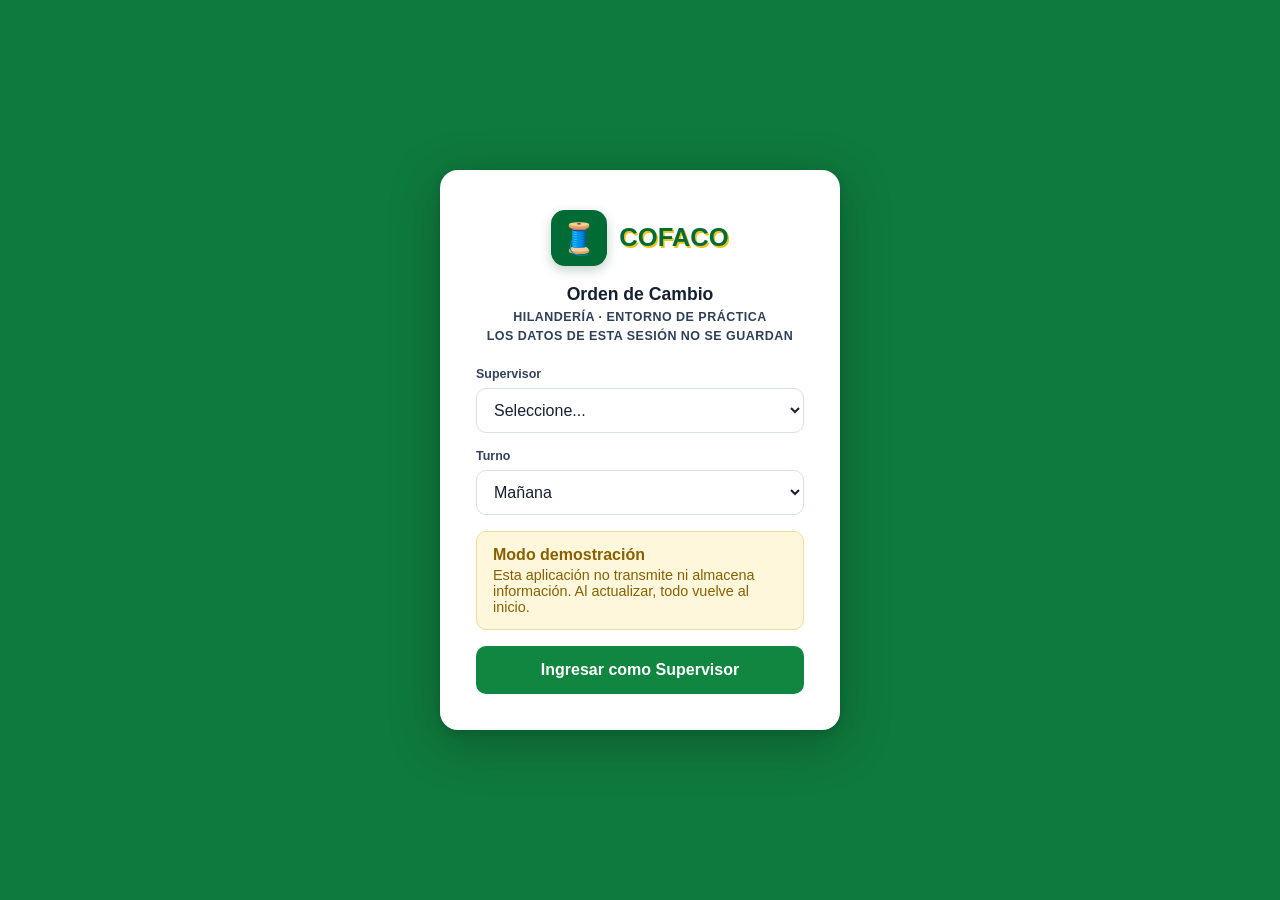
<file: index.html>
<!doctype html>
<html lang="es">
<head>
  <meta charset="utf-8">
  <meta name="viewport" content="width=device-width, initial-scale=1">
  <meta name="description" content="Demo estática para practicar la creación y el cierre de órdenes de cambio.">
  <meta name="theme-color" content="#123b64">
  <title>Orden de Cambio — Demo de Práctica</title>
  <link rel="stylesheet" href="css/app.css?v=2">
</head>
<body>
  <div id="app">
    <section id="loginView" class="login-view">
      <div class="login-card">
        <div class="login-brand">
          <div class="login-brand-lockup" aria-label="Marca de la aplicación">
            <div class="brand-mark" aria-hidden="true">🧵</div>
            <div class="login-brand-name">COFACO</div>
          </div>
          <div class="login-heading">
            <h1>Orden de Cambio</h1>
            <p class="login-eyebrow">HILANDERÍA · ENTORNO DE PRÁCTICA</p>
            <p class="login-company">Los datos de esta sesión no se guardan</p>
          </div>
        </div>

        <form id="loginForm" class="login-form" autocomplete="off">
          <label class="field">
            <span>Supervisor</span>
            <select id="loginSupervisor" required>
              <option value="">Seleccione...</option>
            </select>
          </label>
          <label class="field">
            <span>Turno</span>
            <select id="loginShift" required>
              <option value="Mañana">Mañana</option>
              <option value="Tarde">Tarde</option>
              <option value="Noche">Noche</option>
            </select>
          </label>
          <div class="demo-notice" role="note">
            <strong>Modo demostración</strong>
            <span>Esta aplicación no transmite ni almacena información. Al actualizar, todo vuelve al inicio.</span>
          </div>
          <button class="btn btn-primary btn-lg login-btn" type="submit">Ingresar como Supervisor</button>
        </form>
      </div>
    </section>

    <section id="mainView" class="app-shell hidden">
      <header class="topbar">
        <div class="topbar-title">
          <span class="demo-pill">DEMO</span>
          <div>
            <strong>ORDEN DE CAMBIO — DEMO DE PRÁCTICA</strong>
            <small id="sessionMeta"></small>
          </div>
        </div>
        <div class="topbar-actions">
          <button id="notificationBtn" class="icon-btn" type="button" aria-label="Ver notificaciones">
            <span aria-hidden="true">▤</span>
            <span id="notificationBadge" class="notification-badge hidden">0</span>
          </button>
          <button id="resetBtn" class="btn btn-ghost" type="button">Reiniciar práctica</button>
          <button id="logoutBtn" class="btn btn-ghost" type="button">Salir</button>
        </div>
      </header>

      <div class="persistent-warning">
        DEMO SIN ALMACENAMIENTO · Datos ficticios · Actualizar reinicia la práctica
      </div>

      <nav class="global-tabs" aria-label="Secciones principales">
        <button class="global-tab active" type="button" data-section="orders">Creación de orden</button>
        <button class="global-tab" type="button" data-section="stops">
          Control de Paros <span id="stopsCount" class="tab-count">0</span>
        </button>
      </nav>

      <main class="main-content">
        <section id="ordersSection" class="app-section active">
          <div id="ordersListView">
            <div class="page-head">
              <div>
                <p class="eyebrow">SUPERVISOR</p>
                <h2>Órdenes de esta práctica</h2>
                <p class="muted">La orden cerrada inicial siempre reaparece al reiniciar.</p>
              </div>
              <button id="newOrderBtn" class="btn btn-primary" type="button">+ Nueva orden</button>
            </div>

            <div class="summary-grid" id="orderSummary"></div>

            <section class="card table-card">
              <div class="table-scroll">
                <table class="data-table">
                  <thead>
                    <tr>
                      <th>Acción</th>
                      <th>Orden</th>
                      <th>Fecha</th>
                      <th>Máquina</th>
                      <th>Artículo / Lote</th>
                      <th>Estado</th>
                      <th>Supervisor</th>
                    </tr>
                  </thead>
                  <tbody id="ordersBody"></tbody>
                </table>
              </div>
            </section>
          </div>

          <div id="orderEditorView" class="hidden">
            <div class="page-head editor-head">
              <div class="page-head-main">
                <button id="backToOrdersBtn" class="back-btn" type="button" aria-label="Volver a las órdenes">←</button>
                <div>
                  <p class="eyebrow">LLENADO DE ORDEN DE CAMBIO</p>
                  <h2 id="editorTitle">Nueva orden</h2>
                </div>
              </div>
              <span id="orderBadge" class="status-badge status-neutral">Borrador nuevo</span>
            </div>

            <section class="flow-card" aria-label="Flujo de la orden">
              <div class="flow-card-head">
                <strong>Flujo visual</strong>
                <span class="muted">Informativo</span>
              </div>
              <div id="flowSteps" class="flow-steps"></div>
            </section>

            <div id="closedOrderNotice" class="alert alert-info hidden"></div>

            <form id="orderForm" autocomplete="off" novalidate>
              <section class="card form-card">
                <div class="section-title"><span>1</span> Datos generales de la regulación</div>
                <div class="form-grid form-grid-3">
                  <label class="field">
                    <span>Fecha *</span>
                    <input id="orderDate" type="date" required>
                  </label>
                  <label class="field">
                    <span>Turno *</span>
                    <select id="orderShift" required>
                      <option value="Mañana">Mañana</option>
                      <option value="Tarde">Tarde</option>
                      <option value="Noche">Noche</option>
                    </select>
                  </label>
                  <label class="field">
                    <span>Jefe de turno / Supervisor *</span>
                    <select id="supervisorName" required></select>
                  </label>
                  <label class="field">
                    <span>Máquina *</span>
                    <select id="machineSelect" required></select>
                  </label>
                  <label class="field">
                    <span>Proceso</span>
                    <input id="machineProcess" type="text" readonly>
                  </label>
                  <label class="field">
                    <span>N°-Maq</span>
                    <input id="machineNumber" type="text" readonly>
                  </label>
                  <label class="field">
                    <span>De Ne (Antiguo) *</span>
                    <input id="fromNe" type="text" list="titleOptions" placeholder="Seleccione o escriba" required>
                  </label>
                  <label class="field">
                    <span>Artículo (Nuevo) *</span>
                    <input id="article" type="text" list="articleOptions" placeholder="Seleccione o escriba" required>
                  </label>
                  <label class="field">
                    <span>Lote (Nuevo) *</span>
                    <input id="lot" type="text" list="lotOptions" placeholder="Seleccione o escriba" required>
                  </label>
                  <label class="field">
                    <span>Material *</span>
                    <input id="material" type="text" list="materialOptions" placeholder="Seleccione o escriba" required>
                  </label>
                  <label class="field">
                    <span>Composición *</span>
                    <input id="composition" type="text" list="compositionOptions" placeholder="Seleccione o escriba" required>
                  </label>
                  <label class="field">
                    <span>A Ne (Nuevo) *</span>
                    <input id="toNe" type="text" list="titleOptions" placeholder="Seleccione o escriba" required>
                  </label>
                  <label class="field">
                    <span>Parafina</span>
                    <input id="paraffin" type="text" list="paraffinOptions" placeholder="Seleccione o escriba">
                  </label>
                  <label class="field field-span-2">
                    <span>Observación</span>
                    <textarea id="observations" rows="3" placeholder="Detalles adicionales del cambio..."></textarea>
                  </label>
                </div>
              </section>

              <section class="card form-card">
                <div class="section-title"><span>2</span> Horas de control de cambio</div>
                <div class="form-grid form-grid-4">
                  <label class="field">
                    <span>Empezó el cambio *</span>
                    <input id="startTime" type="time" required>
                  </label>
                  <label class="field">
                    <span>Terminó el cambio</span>
                    <input id="endTime" type="time">
                  </label>
                  <label class="field">
                    <span>Mecánico asignado *</span>
                    <input id="mechanic" type="text" list="mechanicOptions" placeholder="Seleccione o escriba" required>
                  </label>
                  <label class="field">
                    <span>Revisión / Estado visual</span>
                    <input id="visualStatus" type="text" readonly value="Borrador">
                  </label>
                </div>
              </section>

              <section class="card form-card">
                <div class="section-title"><span>3</span> Control de producción y parámetros en planta</div>
                <div class="form-grid form-grid-3">
                  <label class="field">
                    <span>Control de producción *</span>
                    <input id="productionControl" type="text" list="productionOptions" placeholder="Seleccione o escriba" required>
                  </label>
                  <label class="field">
                    <span>RPM - Ficha Técnica *</span>
                    <input id="rpm" type="number" min="1" step="1" placeholder="RPM declarada" required>
                  </label>
                  <label class="field">
                    <span>Asistente D.T.</span>
                    <input id="assistant" type="text" value="Dependencia simulada" readonly>
                  </label>
                </div>
                <div class="info-strip">
                  La DEMO resuelve la intervención mecánica automáticamente al guardar, firmar y enviar.
                </div>
              </section>

              <section class="card form-card dependency-card">
                <div class="section-title"><span>4</span> Dependencias posteriores</div>
                <div class="dependency-grid">
                  <div><span class="dependency-icon">✓</span><strong>Firma mecánica</strong><small>Simulada al enviar</small></div>
                  <div><span class="dependency-icon pending">…</span><strong>Validación RPM</strong><small>No disponible en esta DEMO</small></div>
                  <div><span class="dependency-icon pending">…</span><strong>Cierre normal</strong><small>Requiere validación externa</small></div>
                </div>
              </section>

              <section class="card form-card">
                <div class="section-title"><span>5</span> Firma y cierre del Supervisor</div>
                <div id="signaturePanel" class="signature-panel"></div>
                <div class="action-row">
                  <button id="saveSignBtn" class="btn btn-primary" type="button">Guardar/Firmar/Enviar</button>
                  <button id="normalCloseBtn" class="btn btn-success" type="button">Cerrar orden</button>
                  <button id="forceCloseBtn" class="btn btn-warning" type="button">Forzar cierre</button>
                </div>
              </section>
            </form>
          </div>
        </section>

        <section id="stopsSection" class="app-section">
          <div id="stopsListView">
            <div class="page-head">
              <div>
                <p class="eyebrow">SUPERVISOR</p>
                <h2>Control de Paros</h2>
                <p class="muted">Práctica disponible hasta marcar la limpieza como terminada.</p>
              </div>
            </div>
            <section class="card table-card">
              <div class="table-scroll">
                <table class="data-table">
                  <thead>
                    <tr>
                      <th>Acción</th>
                      <th>Orden</th>
                      <th>Máquina</th>
                      <th>Artículo / Lote</th>
                      <th>Estado</th>
                      <th>Inicio</th>
                      <th>Duración</th>
                    </tr>
                  </thead>
                  <tbody id="stopsBody"></tbody>
                </table>
              </div>
            </section>
          </div>

          <div id="stopDetailView" class="hidden">
            <div class="page-head editor-head">
              <div class="page-head-main">
                <button id="backToStopsBtn" class="back-btn" type="button" aria-label="Volver a Control de Paros">←</button>
                <div>
                  <p class="eyebrow">CONTROL DE PAROS</p>
                  <h2 id="stopTitle">Detalle del paro</h2>
                </div>
              </div>
              <span id="stopBadge" class="status-badge status-blue"></span>
            </div>

            <section id="stopHero" class="card stop-hero"></section>
            <section id="stopActionCard" class="card stop-action-card"></section>

            <section class="card table-card">
              <div class="section-title"><span>◷</span> Línea de tiempo</div>
              <div class="table-scroll">
                <table class="data-table">
                  <thead>
                    <tr>
                      <th>Etapa</th>
                      <th>Inicio</th>
                      <th>Término</th>
                      <th>Responsable</th>
                      <th>Resultado</th>
                    </tr>
                  </thead>
                  <tbody id="stopTimeline"></tbody>
                </table>
              </div>
            </section>
          </div>
        </section>
      </main>
    </section>

    <div id="toastRegion" class="toast-region" aria-live="polite" aria-label="Notificaciones"></div>

    <div id="forceCloseModal" class="modal-backdrop hidden" role="dialog" aria-modal="true" aria-labelledby="forceCloseTitle">
      <div class="modal">
        <div class="modal-head">
          <h3 id="forceCloseTitle">Forzar cierre de orden</h3>
          <button class="modal-x" type="button" data-close-modal="forceCloseModal" aria-label="Cerrar">×</button>
        </div>
        <div class="modal-body">
          <div id="forceCloseMissing" class="alert alert-danger"></div>
          <label class="field">
            <span>Aclaración obligatoria</span>
            <textarea id="forceCloseNote" rows="4" placeholder="Explique por qué se cerrará la orden incompleta..."></textarea>
          </label>
          <p id="forceCloseError" class="field-error hidden">La aclaración es obligatoria.</p>
        </div>
        <div class="modal-actions">
          <button class="btn btn-ghost" type="button" data-close-modal="forceCloseModal">Cancelar</button>
          <button id="confirmForceCloseBtn" class="btn btn-warning" type="button">Cerrar con observaciones</button>
        </div>
      </div>
    </div>

    <div id="messageModal" class="modal-backdrop hidden" role="dialog" aria-modal="true" aria-labelledby="messageTitle">
      <div class="modal modal-small">
        <div class="modal-head">
          <h3 id="messageTitle">Información</h3>
        </div>
        <div id="messageBody" class="modal-body"></div>
        <div class="modal-actions">
          <button id="messageAcceptBtn" class="btn btn-primary" type="button">Aceptar</button>
        </div>
      </div>
    </div>

    <div id="notificationModal" class="modal-backdrop hidden" role="dialog" aria-modal="true" aria-labelledby="notificationTitle">
      <div class="modal">
        <div class="modal-head">
          <h3 id="notificationTitle">Notificaciones de esta práctica</h3>
          <button class="modal-x" type="button" data-close-modal="notificationModal" aria-label="Cerrar">×</button>
        </div>
        <div id="notificationList" class="modal-body notification-list"></div>
        <div class="modal-actions">
          <button id="clearNotificationsBtn" class="btn btn-ghost" type="button">Limpiar tarjetas</button>
          <button class="btn btn-primary" type="button" data-close-modal="notificationModal">Cerrar</button>
        </div>
      </div>
    </div>

    <datalist id="articleOptions"></datalist>
    <datalist id="lotOptions"></datalist>
    <datalist id="materialOptions"></datalist>
    <datalist id="compositionOptions"></datalist>
    <datalist id="titleOptions"></datalist>
    <datalist id="paraffinOptions"></datalist>
    <datalist id="mechanicOptions"></datalist>
    <datalist id="productionOptions"></datalist>
  </div>

  <script src="js/demo-data.js?v=1"></script>
  <script src="js/demo-core.js?v=2"></script>
  <script src="js/app.js?v=2"></script>
</body>
</html>
</file>
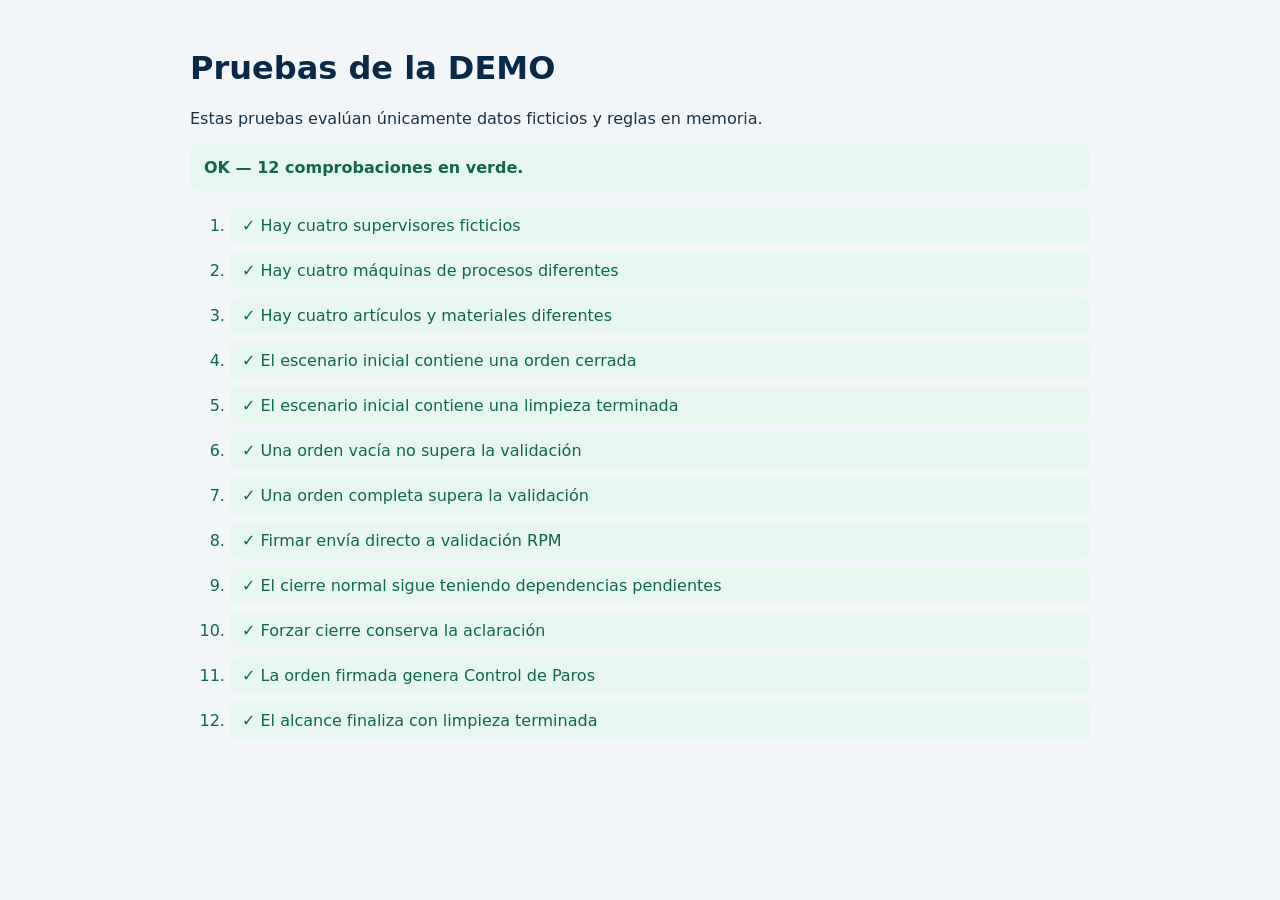
<file: smoke.html>
<!doctype html>
<html lang="es">
<head>
  <meta charset="utf-8">
  <meta name="viewport" content="width=device-width, initial-scale=1">
  <title>Pruebas — Demo de Práctica</title>
  <style>
    :root { font-family: system-ui, sans-serif; color: #183247; background: #f3f6f9; }
    body { max-width: 900px; margin: 0 auto; padding: 28px 18px; }
    h1 { color: #0a2947; }
    #summary { padding: 14px; border-radius: 10px; font-weight: 800; }
    .ok { color: #126649; background: #e7f7f0; }
    .fail { color: #90242e; background: #fdecee; }
    li { margin: 8px 0; padding: 9px 12px; border-radius: 8px; background: #fff; }
  </style>
</head>
<body>
  <h1>Pruebas de la DEMO</h1>
  <p>Estas pruebas evalúan únicamente datos ficticios y reglas en memoria.</p>
  <div id="summary"></div>
  <ol id="results"></ol>

  <script src="../js/demo-data.js?v=1"></script>
  <script src="../js/demo-core.js?v=2"></script>
  <script>
    (function () {
      "use strict";
      const rows = [];
      function test(name, assertion) {
        try {
          if (!assertion()) throw new Error("La condición no se cumplió");
          rows.push({ name, ok: true });
        } catch (error) {
          rows.push({ name, ok: false, error: error.message });
        }
      }

      const D = window.DEMO_DATA;
      const C = window.DemoCore;
      const session = { supervisor: D.supervisors[0], shift: "Mañana" };
      const empty = C.emptyOrder(session, D.initialOrders, new Date("2026-10-27T10:00:00"));
      const complete = {
        ...empty,
        machineId: D.machines[0].id,
        machine: D.machines[0].name,
        process: D.machines[0].process,
        machineNumber: D.machines[0].number,
        ...D.articles[0],
        mechanic: D.mechanics[0],
        startTime: "10:00"
      };
      const signed = C.signOrder(complete, session.supervisor, new Date("2026-10-27T10:05:00"));
      const stop = C.createStop(signed, new Date("2026-10-27T10:05:00"));
      const finished = C.finishCleaning(stop, session.supervisor, new Date("2026-10-27T10:35:00"));
      const closed = C.forceCloseOrder(signed, "Práctica de cierre forzado", new Date("2026-10-27T10:40:00"));

      test("Hay cuatro supervisores ficticios", () => D.supervisors.length === 4);
      test("Hay cuatro máquinas de procesos diferentes", () => D.machines.length === 4 && new Set(D.machines.map((m) => m.process)).size === 4);
      test("Hay cuatro artículos y materiales diferentes", () => D.articles.length === 4 && new Set(D.articles.map((a) => a.material)).size === 4);
      test("El escenario inicial contiene una orden cerrada", () => D.initialOrders.length === 1 && D.initialOrders[0].status === "CERRADA_CON_OBSERVACIONES");
      test("El escenario inicial contiene una limpieza terminada", () => D.initialStops.length === 1 && D.initialStops[0].status === "LIMPIEZA_TERMINADA");
      test("Una orden vacía no supera la validación", () => C.validateOrder(empty).length > 0);
      test("Una orden completa supera la validación", () => C.validateOrder(complete).length === 0);
      test("Firmar envía directo a validación RPM", () => signed.status === "PENDIENTE_VALIDACION_RPM" && !!signed.signature);
      test("El cierre normal sigue teniendo dependencias pendientes", () => C.closeChecklist(signed).some((item) => !item.ok));
      test("Forzar cierre conserva la aclaración", () => closed.status === "CERRADA_CON_OBSERVACIONES" && closed.forcedCloseNote === "Práctica de cierre forzado");
      test("La orden firmada genera Control de Paros", () => stop.orderId === signed.id && stop.status === "EN_LIMPIEZA_Y_AJUSTE");
      test("El alcance finaliza con limpieza terminada", () => finished.status === "LIMPIEZA_TERMINADA" && !!finished.finishedAt);

      const failures = rows.filter((row) => !row.ok);
      document.getElementById("results").innerHTML = rows.map((row) => `<li class="${row.ok ? "ok" : "fail"}">${row.ok ? "✓" : "✗"} ${row.name}${row.error ? ` — ${row.error}` : ""}</li>`).join("");
      const summary = document.getElementById("summary");
      summary.className = failures.length ? "fail" : "ok";
      summary.textContent = failures.length ? `${failures.length} prueba(s) fallaron.` : `OK — ${rows.length} comprobaciones en verde.`;
    })();
  </script>
</body>
</html>
</file>
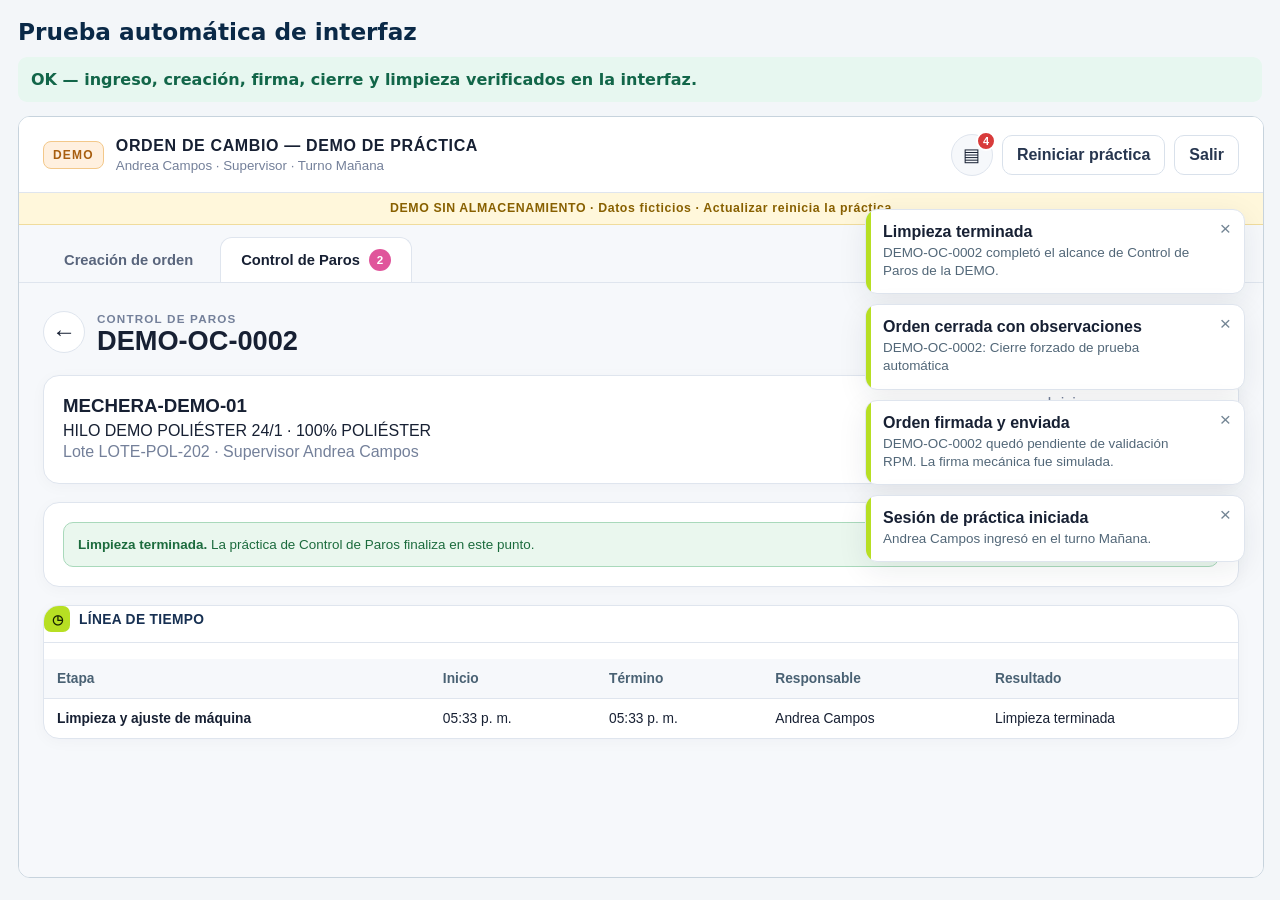
<file: ui-smoke.html>
<!doctype html>
<html lang="es">
<head>
  <meta charset="utf-8">
  <meta name="viewport" content="width=device-width, initial-scale=1">
  <title>Prueba de interfaz — Demo</title>
  <style>
    :root { font-family: system-ui, sans-serif; color: #183247; background: #f3f6f9; }
    body { margin: 0; padding: 18px; }
    h1 { margin: 0 0 12px; color: #0a2947; font-size: 1.45rem; }
    #result { margin-bottom: 14px; padding: 13px; border-radius: 9px; font-weight: 800; }
    .pending { color: #755000; background: #fff4d6; }
    .ok { color: #126649; background: #e7f7f0; }
    .fail { color: #90242e; background: #fdecee; }
    iframe { width: 100%; height: 760px; border: 1px solid #c7d3dd; border-radius: 12px; background: #fff; }
  </style>
</head>
<body>
  <h1>Prueba automática de interfaz</h1>
  <div id="result" class="pending">Ejecutando recorrido...</div>
  <iframe id="demoFrame" src="../index.html" title="Aplicación DEMO bajo prueba"></iframe>

  <script>
    (function () {
      "use strict";
      const result = document.getElementById("result");
      const frame = document.getElementById("demoFrame");
      const check = (condition, message) => { if (!condition) throw new Error(message); };
      const click = (doc, id) => doc.getElementById(id).click();
      const set = (doc, id, value, eventName) => {
        const field = doc.getElementById(id);
        field.value = value;
        if (eventName) field.dispatchEvent(new Event(eventName, { bubbles: true }));
      };

      frame.addEventListener("load", () => {
        setTimeout(() => {
          try {
            const win = frame.contentWindow;
            const doc = frame.contentDocument;
            const data = win.DEMO_DATA;

            set(doc, "loginSupervisor", data.supervisors[0]);
            set(doc, "loginShift", "Mañana");
            doc.getElementById("loginForm").dispatchEvent(new Event("submit", { bubbles: true, cancelable: true }));
            check(!doc.getElementById("mainView").classList.contains("hidden"), "No abrió la aplicación.");
            check(win.DemoApp.snapshot().orders.length === 1, "No cargó la orden inicial.");

            click(doc, "newOrderBtn");
            set(doc, "machineSelect", data.machines[1].id, "change");
            set(doc, "article", data.articles[1].article, "change");
            set(doc, "mechanic", data.mechanics[1]);
            set(doc, "endTime", "11:15");
            click(doc, "saveSignBtn");

            let snapshot = win.DemoApp.snapshot();
            check(snapshot.orders.length === 2, "No creó la orden temporal.");
            check(snapshot.orders[0].status === "PENDIENTE_VALIDACION_RPM", "No realizó firma y envío directo.");
            check(snapshot.stops.length === 2, "No generó Control de Paros.");
            click(doc, "messageAcceptBtn");

            click(doc, "normalCloseBtn");
            check(doc.getElementById("messageTitle").textContent.includes("cierre normal"), "El cierre normal no mostró el bloqueo.");
            click(doc, "messageAcceptBtn");

            click(doc, "forceCloseBtn");
            set(doc, "forceCloseNote", "Cierre forzado de prueba automática");
            click(doc, "confirmForceCloseBtn");
            snapshot = win.DemoApp.snapshot();
            check(snapshot.orders[0].status === "CERRADA_CON_OBSERVACIONES", "No completó el cierre forzado.");
            click(doc, "messageAcceptBtn");

            doc.querySelector('[data-section="stops"]').click();
            doc.querySelector('[data-open-stop]').click();
            check(!!doc.getElementById("finishCleaningBtn"), "No habilitó Limpieza terminada.");
            click(doc, "finishCleaningBtn");
            snapshot = win.DemoApp.snapshot();
            check(snapshot.stops[0].status === "LIMPIEZA_TERMINADA", "No terminó la limpieza.");

            result.className = "ok";
            result.textContent = "OK — ingreso, creación, firma, cierre y limpieza verificados en la interfaz.";
          } catch (error) {
            result.className = "fail";
            result.textContent = `ERROR — ${error.message}`;
          }
        }, 100);
      });
    })();
  </script>
</body>
</html>
</file>
<file: css/app.css>
/* Paleta y componentes calcados de APP_OC_CEL (base.css/chrome.css/login.css)
   -- pedido explícito 2026-10-27: "replica los colores... que sirva
   realmente para poder practicar". Ningún archivo de APP_OC_CEL se leyó
   desde acá ni se referenció por ruta: los valores están copiados a mano,
   la DEMO sigue sin compartir archivos con ninguna otra carpeta. */
:root {
  color-scheme: light;
  --lime: #b7df23;
  --lime-dark: #86ad00;
  --yellow: #ffd84d;
  --red: #d83b3b;
  --orange: #f29b38;
  --blue: #2f80ed;
  --green: #2e9d50;
  --pink: #e0559b;
  --ink: #172033;
  --muted: #74809a;
  --line: #dfe5ee;
  --surface: #ffffff;
  --surface-2: #f6f8fb;
  --surface-3: #eef2f7;
  --shadow: 0 8px 30px rgba(23, 32, 51, 0.08);
  --radius: 16px;
  font-family: Inter, "Segoe UI", Arial, sans-serif;
}

* { box-sizing: border-box; }
html, body { min-height: 100%; }
body { margin: 0; background: var(--surface-2); color: var(--ink); }
button, input, select, textarea { font: inherit; }
button { cursor: pointer; }
button:disabled { cursor: not-allowed; opacity: 0.45; transform: none; }
.hidden { display: none !important; }
.muted { color: var(--muted); }
.eyebrow {
  margin: 0 0 4px;
  color: var(--muted);
  font-size: 0.73rem;
  font-weight: 800;
  letter-spacing: 0.1em;
  text-transform: uppercase;
}

/* ---------------- LOGIN: calco de login.css (verde + remate amarillo) --------------- */
.login-view {
  min-height: 100vh;
  min-height: 100svh;
  display: grid;
  place-items: center;
  padding: 16px;
  overflow: auto;
  background: #0f7a3d;
}

.login-card {
  width: 100%;
  max-width: 400px;
  background: #fff;
  border-radius: 18px;
  padding: 40px 36px 36px;
  display: flex;
  flex-direction: column;
  gap: 24px;
  box-shadow: 0 12px 48px rgba(12, 35, 18, 0.34), 0 2px 8px rgba(0, 0, 0, 0.12);
}

.login-brand { display: flex; flex-direction: column; align-items: center; gap: 18px; text-align: center; }
.login-brand-lockup { display: flex; align-items: center; justify-content: center; gap: 12px; }
.brand-mark {
  width: 56px;
  height: 56px;
  display: grid;
  place-items: center;
  flex: 0 0 auto;
  border-radius: 14px;
  background: #006b35;
  color: #fff;
  font-size: 1.9rem;
  line-height: 1;
  box-shadow: 0 4px 12px rgba(0, 57, 28, 0.24);
}

.login-brand-name { color: #006b35; font-size: 1.6rem; line-height: 1; font-weight: 900; text-shadow: 1.5px 1.5px 0 #f0c419; }
.login-heading { display: flex; flex-direction: column; align-items: center; gap: 5px; }
.login-card h1 { margin: 0; color: var(--ink); font-size: 1.1rem; font-weight: 900; }
.login-eyebrow, .login-company { margin: 0; color: #2e4059; font-size: 0.78rem; font-weight: 800; letter-spacing: 0.04em; text-transform: uppercase; }
.login-subtitle { margin: 7px 0 0; color: var(--muted); font-size: 0.84rem; }
.login-form { display: grid; gap: 16px; }

.demo-notice {
  display: grid;
  gap: 3px;
  padding: 14px 16px;
  border: 1px solid #f0dc9c;
  border-radius: 10px;
  color: #886000;
  background: #fff7db;
}

.demo-notice span { font-size: 0.9rem; }

/* ---------------- CHROME: topbar/tabs calco de chrome.css ---------------- */
.app-shell { min-height: 100vh; }
.topbar {
  position: sticky;
  top: 0;
  z-index: 50;
  min-height: 76px;
  display: flex;
  align-items: center;
  justify-content: space-between;
  gap: 18px;
  padding: 12px 24px;
  background: var(--surface);
  border-bottom: 1px solid var(--line);
}

.topbar-title { display: flex; align-items: center; gap: 12px; min-width: 0; }
.topbar-title > div { min-width: 0; }
.topbar-title strong { display: block; color: var(--ink); font-weight: 900; letter-spacing: 0.04em; }
.topbar-title small { display: block; margin-top: 3px; color: var(--muted); }

.demo-pill {
  padding: 6px 9px;
  border: 1px solid #f3c88a;
  border-radius: 8px;
  color: #a85e10;
  background: #fff0df;
  font-size: 0.75rem;
  font-weight: 900;
  letter-spacing: 0.1em;
}

.topbar-actions { display: flex; align-items: center; gap: 9px; }

.persistent-warning {
  padding: 7px 18px;
  color: #886000;
  background: #fff7db;
  border-bottom: 1px solid #f0dc9c;
  text-align: center;
  font-size: 0.77rem;
  font-weight: 800;
  letter-spacing: 0.05em;
  line-height: 1.35;
}

.global-tabs {
  display: flex;
  gap: 6px;
  padding: 12px 24px 0;
  background: var(--surface-2);
  border-bottom: 1px solid var(--line);
  overflow: auto;
}

.global-tab {
  border: 1px solid transparent;
  border-bottom: 0;
  border-radius: 12px 12px 0 0;
  padding: 11px 20px;
  color: #59657c;
  background: transparent;
  font-weight: 800;
  font-size: 0.92rem;
  white-space: nowrap;
}

.global-tab:hover { color: var(--ink); }
.global-tab.active { background: var(--surface); color: var(--ink); border-color: var(--line); }

.tab-count {
  display: inline-grid;
  min-width: 22px;
  height: 22px;
  margin-left: 5px;
  place-items: center;
  border-radius: 99px;
  color: #fff;
  background: var(--pink);
  font-size: 0.73rem;
}

/* ---------------- Layout general ---------------- */
.main-content { width: min(1480px, 100%); margin: 0 auto; padding: 24px; }
.app-section { display: none; }
.app-section.active { display: block; }
.page-head { display: flex; align-items: flex-start; justify-content: space-between; gap: 18px; margin-bottom: 18px; }
.page-head h2 { margin: 0; color: var(--ink); font-size: clamp(1.3rem, 2.5vw, 1.7rem); }
.page-head p { margin-top: 5px; margin-bottom: 0; }
.page-head-main { display: flex; align-items: center; gap: 12px; }
.editor-head { align-items: center; }

.back-btn {
  width: 42px;
  height: 42px;
  border: 1px solid var(--line);
  border-radius: 50%;
  color: var(--ink);
  background: #fff;
  font-size: 1.5rem;
  line-height: 1;
}

/* ---------------- Botones: calco exacto de base.css ---------------- */
.btn {
  min-height: 40px;
  padding: 10px 14px;
  border: 1px solid transparent;
  border-radius: 10px;
  font-weight: 800;
  transition: 0.18s ease;
}

.btn:hover:not(:disabled) { transform: translateY(-1px); }
.btn-lg { width: 100%; min-height: 48px; padding: 13px 16px; font-size: 1rem; }
.btn-primary { background: var(--lime); color: #162100; }
.btn-primary:hover:not(:disabled) { background: #a7ce18; }
.btn-success { background: var(--green); color: #fff; }
.btn-warning { background: var(--orange); color: #fff; }
.btn-danger { background: var(--red); color: #fff; }
.btn-blue { background: var(--blue); color: #fff; }
.btn-ghost { background: #fff; border-color: #d9e1eb; color: #27364f; }
.btn-sm { min-height: 32px; padding: 6px 10px; font-size: 0.82rem; }

/* En el login, "Ingresar como Supervisor" es verde (marca), no lima --
   mismo override que .login-btn sobre .btn-primary en login.css real. */
.login-btn { background: #108640; color: #fff; }
.login-btn:hover:not(:disabled) { background: #0c7337; }

.icon-btn {
  position: relative;
  width: 42px;
  height: 42px;
  border: 1px solid var(--line);
  border-radius: 50%;
  color: var(--ink);
  background: var(--surface-2);
  font-size: 1.15rem;
}

.notification-badge {
  position: absolute;
  top: -4px;
  right: -4px;
  min-width: 20px;
  height: 20px;
  display: grid;
  place-items: center;
  padding: 0 4px;
  border: 2px solid var(--surface);
  border-radius: 99px;
  color: #fff;
  background: var(--red);
  font-size: 0.68rem;
  font-weight: 900;
}

/* ---------------- Tarjetas y tablas ---------------- */
.summary-grid { display: grid; grid-template-columns: repeat(3, minmax(0, 1fr)); gap: 14px; margin-bottom: 18px; }
.summary-card {
  padding: 17px;
  border: 1px solid var(--line);
  border-radius: var(--radius);
  background: #fff;
  box-shadow: 0 3px 15px rgba(23, 32, 51, 0.03);
}

.summary-card span { display: block; color: var(--muted); font-size: 0.83rem; }
.summary-card strong { display: block; margin-top: 5px; color: var(--ink); font-size: 1.65rem; }

.card, .flow-card {
  margin-bottom: 18px;
  border: 1px solid var(--line);
  border-radius: var(--radius);
  background: var(--surface);
  box-shadow: 0 3px 15px rgba(23, 32, 51, 0.03);
}

.form-card { padding: 20px; }
.table-card { overflow: hidden; }
.section-title {
  display: flex;
  align-items: center;
  gap: 9px;
  margin-bottom: 16px;
  padding-bottom: 10px;
  border-bottom: 1px solid var(--line);
  color: #173052;
  font-size: 0.86rem;
  font-weight: 900;
  text-transform: uppercase;
  letter-spacing: 0.025em;
}

.section-title > span:first-child {
  min-width: 26px;
  height: 26px;
  display: inline-grid;
  place-items: center;
  border-radius: 7px;
  color: #162100;
  background: var(--lime);
  font-size: 0.84rem;
  text-transform: none;
  letter-spacing: normal;
}

.form-grid { display: grid; gap: 14px; }
.form-grid-3 { grid-template-columns: repeat(3, minmax(0, 1fr)); }
.form-grid-4 { grid-template-columns: repeat(4, minmax(0, 1fr)); }
.field-span-2 { grid-column: span 2; }
.field { display: flex; flex-direction: column; gap: 7px; }
.field > span { color: #33435e; font-size: 0.78rem; font-weight: 800; }
.field input, .field select, .field textarea {
  width: 100%;
  min-height: 41px;
  padding: 12px 13px;
  border: 1px solid #d8e0eb;
  border-radius: 10px;
  outline: none;
  color: var(--ink);
  background: #fff;
  transition: 0.2s;
}

.field textarea { resize: vertical; }
.field input:focus, .field select:focus, .field textarea:focus {
  border-color: var(--lime-dark);
  box-shadow: 0 0 0 3px rgba(183, 223, 35, 0.18);
}

.field input[readonly] { color: #5e6a7e; background: var(--surface-2); }
.field.invalid input, .field.invalid select, .field.invalid textarea { border-color: var(--red); background: #fff6f6; }

.info-strip {
  margin-top: 16px;
  padding: 12px 14px;
  border-left: 4px solid var(--blue);
  color: #3d4b63;
  background: #f2f7ff;
  border-radius: 8px;
  font-size: 0.85rem;
}

.flow-card { padding: 16px 18px; }
.flow-card-head { display: flex; justify-content: space-between; margin-bottom: 13px; }
.flow-steps { display: grid; grid-template-columns: repeat(5, minmax(0, 1fr)); gap: 8px; }
.flow-step {
  position: relative;
  min-height: 58px;
  display: grid;
  place-content: center;
  padding: 8px;
  border: 1px solid var(--line);
  border-radius: 9px;
  color: #607383;
  background: var(--surface-2);
  text-align: center;
  font-size: 0.78rem;
  font-weight: 750;
}

.flow-step.active { border-color: var(--blue); color: #1c4a8a; background: #eef5ff; }
.flow-step.done { border-color: #a9d9bb; color: #1c6b3d; background: #eaf7ee; }

.dependency-grid { display: grid; grid-template-columns: repeat(3, minmax(0, 1fr)); gap: 12px; }
.dependency-grid > div {
  display: grid;
  grid-template-columns: auto 1fr;
  gap: 2px 9px;
  align-items: center;
  padding: 13px;
  border: 1px solid var(--line);
  border-radius: 10px;
  background: var(--surface-2);
}

.dependency-grid small { grid-column: 2; color: var(--muted); }
.dependency-icon {
  width: 28px;
  height: 28px;
  display: grid;
  grid-row: span 2;
  place-items: center;
  border-radius: 50%;
  color: #fff;
  background: var(--green);
  font-weight: 900;
}

.dependency-icon.pending { color: #886000; background: #fff7db; }

.signature-panel {
  min-height: 64px;
  display: flex;
  align-items: center;
  margin-bottom: 16px;
  padding: 13px 15px;
  border: 1px dashed #c7d3dd;
  border-radius: 10px;
  color: var(--muted);
  background: var(--surface-2);
}

.signature-card { display: flex; align-items: center; gap: 12px; color: var(--ink); }
.signature-seal {
  width: 38px;
  height: 38px;
  display: grid;
  place-items: center;
  border-radius: 50%;
  color: #fff;
  background: var(--green);
  font-weight: 900;
}

.signature-card small { display: block; margin-top: 2px; color: var(--muted); }
.action-row { display: flex; flex-wrap: wrap; justify-content: flex-end; gap: 10px; }

/* ---------------- Alertas: calco de base.css (danger/info) + warning/success a juego ---------------- */
.alert { border-radius: 10px; padding: 12px 14px; line-height: 1.45; font-size: 0.84rem; }
.alert-info { background: #eef5ff; color: #1c4a8a; border: 1px solid #bcd6f5; }
.alert-warning { background: #fff4e3; color: #8a4b0a; border: 1px solid #f0c48f; }
.alert-success { background: #eaf7ee; color: #1c6b3d; border: 1px solid #a9d9bb; }
.alert-danger { background: #fff0f0; color: #9b2020; border: 1px solid #efb7b7; }
#closedOrderNotice { margin-bottom: 18px; }

/* ---------------- Status badges: calco exacto de base.css ---------------- */
.status-badge {
  display: inline-flex;
  align-items: center;
  justify-content: center;
  max-width: 280px;
  padding: 8px 12px;
  border-radius: 999px;
  text-align: center;
  font-size: 0.78rem;
  font-weight: 900;
}

.status-neutral { background: #edf1f6; color: #58657a; }
.status-blue { background: #eaf2ff; color: #1f65c5; }
.status-yellow { background: #fff7db; color: #886000; }
.status-orange { background: #fff0df; color: #a85e10; }
.status-green { background: #e9f7ed; color: #1f7b3a; }
.status-red { background: #ffe9e9; color: #a82020; }

.table-scroll { width: 100%; overflow-x: auto; }
.data-table { width: 100%; border-collapse: collapse; font-size: 0.86rem; }
.data-table th {
  padding: 12px 13px;
  border-bottom: 1px solid var(--line);
  color: #496173;
  background: var(--surface-2);
  text-align: left;
  white-space: nowrap;
}

.data-table td { padding: 12px 13px; border-bottom: 1px solid #e5ebef; vertical-align: top; }
.data-table tbody tr:last-child td { border-bottom: 0; }
.data-table tbody tr:hover { background: var(--surface-2); }
.cell-stack { display: grid; gap: 2px; }
.cell-stack small { color: var(--muted); }
.empty-row { padding: 28px !important; color: var(--muted); text-align: center; }

.stop-hero { padding: 19px; display: flex; justify-content: space-between; gap: 18px; }
.stop-hero h3 { margin: 0 0 5px; color: var(--ink); }
.stop-hero p { margin: 3px 0; }
.stop-action-card { padding: 19px; }
.stop-action-row { display: flex; align-items: center; justify-content: space-between; gap: 15px; }
.stop-action-row h3 { margin: 0 0 4px; }
.stop-action-row p { margin: 0; }

/* ---------------- Toasts y modales: calco de base.css ---------------- */
.toast-region {
  position: fixed;
  z-index: 70;
  top: 92px;
  right: 18px;
  width: min(380px, calc(100vw - 36px));
  display: grid;
  gap: 10px;
  pointer-events: none;
}

.toast-card {
  pointer-events: auto;
  display: grid;
  grid-template-columns: 5px 1fr auto;
  overflow: hidden;
  border: 1px solid var(--line);
  border-radius: 12px;
  background: #fff;
  box-shadow: var(--shadow);
  animation: toast-in 0.22s ease-out;
}

.toast-accent { background: var(--lime); }
.toast-content { padding: 13px 12px; }
.toast-content strong { display: block; margin-bottom: 3px; color: var(--ink); }
.toast-content p { margin: 0; color: #526778; font-size: 0.84rem; line-height: 1.35; }
.toast-close { align-self: start; margin: 7px; border: 0; color: #738594; background: transparent; font-size: 1.2rem; }
@keyframes toast-in { from { transform: translateX(20px); opacity: 0; } }

.modal-backdrop {
  position: fixed;
  z-index: 100;
  inset: 0;
  display: grid;
  place-items: center;
  padding: 18px;
  background: rgba(12, 20, 34, 0.45);
}

.modal {
  width: min(650px, 100%);
  max-height: calc(100vh - 40px);
  overflow: auto;
  border-radius: var(--radius);
  background: #fff;
  box-shadow: 0 20px 70px rgba(0, 0, 0, 0.25);
}

.modal-small { width: min(460px, 100%); }
.modal-head { display: flex; align-items: center; justify-content: space-between; gap: 12px; padding: 16px 18px; border-bottom: 1px solid var(--line); }
.modal-head h3 { margin: 0; color: var(--ink); font-size: 1rem; }
.modal-x { border: 0; color: #657189; background: transparent; font-size: 1.5rem; }
.modal-body { padding: 18px; }
.modal-body > .alert { margin-bottom: 14px; }
.modal-actions { display: flex; justify-content: flex-end; gap: 10px; padding: 16px 18px; border-top: 1px solid var(--line); }
.field-error { margin: 8px 0 0; color: var(--red); font-size: 0.84rem; font-weight: 750; }
.notification-list { display: grid; gap: 10px; }
.notification-entry { padding: 12px 14px; border: 1px solid var(--line); border-left: 4px solid var(--lime-dark); border-radius: 9px; }
.notification-entry strong { display: block; color: var(--ink); }
.notification-entry p { margin: 4px 0; color: #506577; }
.notification-entry small { color: var(--muted); }

@media (max-width: 1000px) {
  .form-grid-3, .form-grid-4 { grid-template-columns: repeat(2, minmax(0, 1fr)); }
  .dependency-grid { grid-template-columns: 1fr; }
}

@media (max-width: 720px) {
  .login-view { padding: 14px; }
  .login-card { padding: 30px 24px 26px; }
  .topbar { align-items: flex-start; flex-wrap: wrap; padding: 14px 16px; }
  .topbar-title { width: 100%; }
  .topbar-title strong { overflow-wrap: anywhere; font-size: 0.84rem; }
  .topbar-actions { width: 100%; flex-wrap: wrap; justify-content: flex-start; }
  .topbar-actions .btn { padding: 7px 9px; font-size: 0.75rem; }
  .persistent-warning { font-size: 0.66rem; }
  .global-tabs { padding-left: 10px; padding-right: 10px; }
  .global-tab { flex: 1; padding-left: 7px; padding-right: 7px; font-size: 0.85rem; }
  .main-content { padding: 16px 11px; }
  .page-head { align-items: stretch; flex-direction: column; }
  .editor-head { flex-direction: row; align-items: center; flex-wrap: wrap; }
  .editor-head .page-head-main { width: 100%; }
  .editor-head > .status-badge { max-width: calc(100% - 54px); margin-left: 54px; }
  .summary-grid { grid-template-columns: 1fr; }
  .form-grid-3, .form-grid-4 { grid-template-columns: 1fr; }
  .field-span-2 { grid-column: auto; }
  .flow-steps { grid-template-columns: 1fr 1fr; }
  .flow-step:last-child { grid-column: 1 / -1; }
  .action-row { display: grid; grid-template-columns: 1fr; }
  .stop-hero, .stop-action-row { flex-direction: column; align-items: stretch; }
  .modal-actions { flex-wrap: wrap; }
  .toast-region { top: auto; right: 10px; bottom: 10px; width: calc(100vw - 20px); max-height: 58vh; overflow-y: auto; }
}

@media print {
  .topbar, .persistent-warning, .global-tabs, .topbar-actions, .action-row, .back-btn, .toast-region { display: none !important; }
  .main-content { max-width: none; padding: 0; }
  .card { box-shadow: none; break-inside: avoid; }
}
</file>
